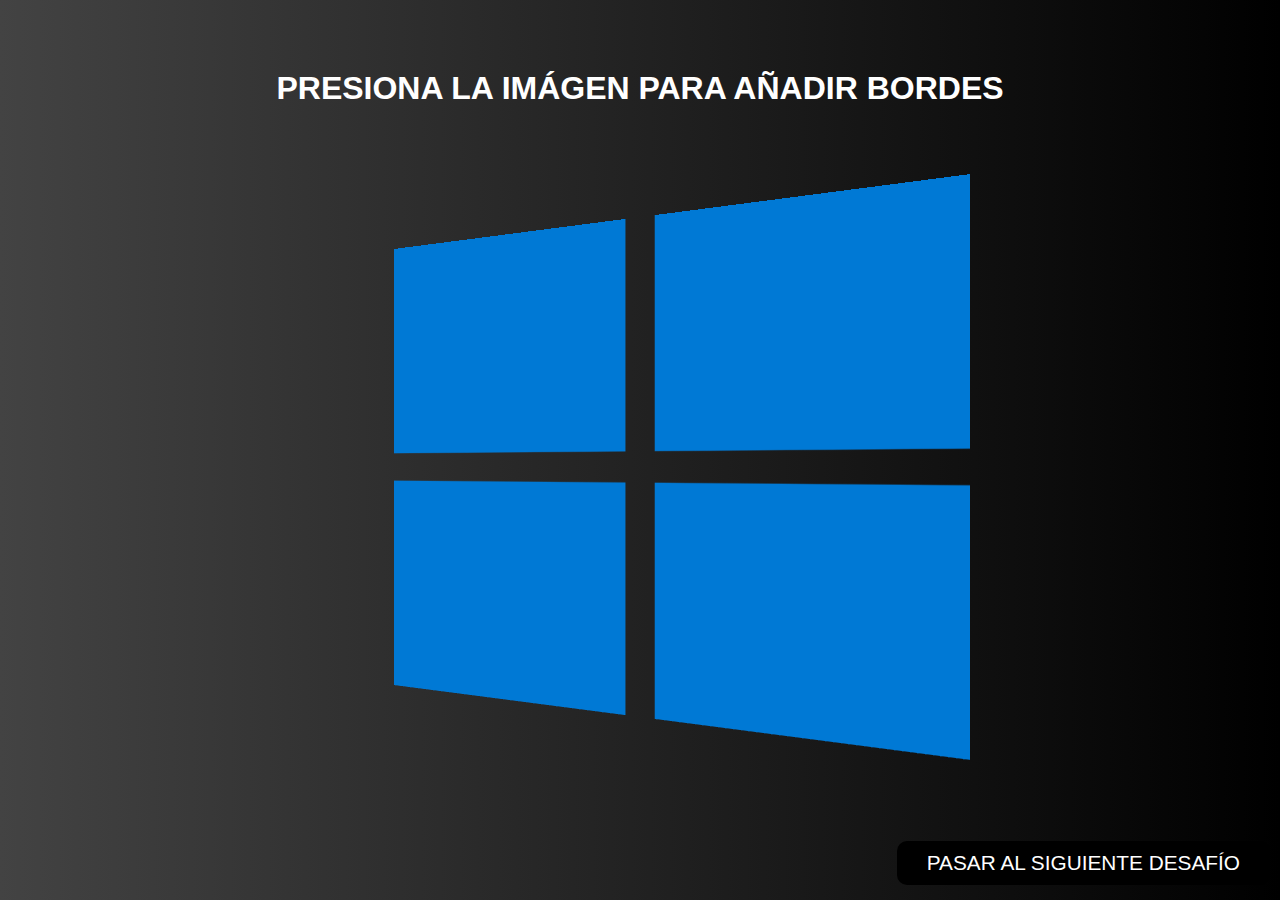
<file: index.html>
<!DOCTYPE html>
<html lang="en">

<head>
    <meta charset="UTF-8">
    <meta name="viewport" content="width=device-width, initial-scale=1.0">
    <title>Imágen</title>
    <link rel="stylesheet" href="./assets/css/styles.css">
</head>

<body>
    <div class="container__imagen__body">
        <section class="container__imagen">
            <h1 class="title">Presiona la imágen para añadir bordes</h1>
            <img onclick="
        imagen= document.getElementById('img')
        if(imagen.style.border){
            imagen.style.border=''
            title= document.querySelector('.title').innerHTML='Presiona la imágen para añadir bordes'
        }
        else{
            imagen.style.border='1px solid red'
            title= document.querySelector('.title').innerHTML='Presiona nuevamente para quitar bordes'
        }
       " src="./assets/images/Windows_logo_-_2012.png" alt="imagen-paisaje" id="img" class="container__img">
        </section>
        <a class="boton__desafío" href="stickers.html">Pasar al siguiente desafío</a>
    </div>
</body>

</html>
</file>
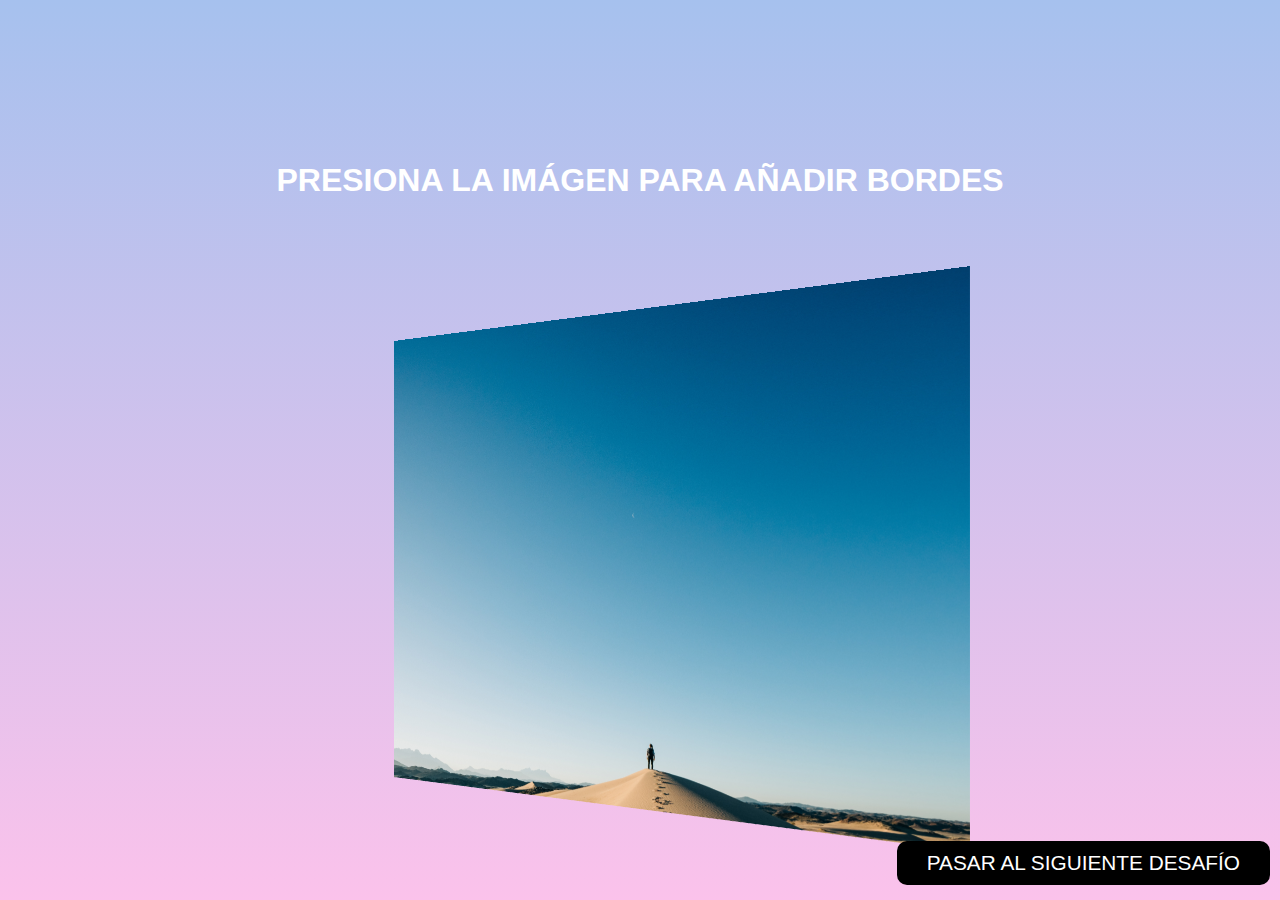
<file: imagen.html>
<!DOCTYPE html>
<html lang="en">

<head>
    <meta charset="UTF-8">
    <meta name="viewport" content="width=device-width, initial-scale=1.0">
    <title>Imágen</title>
    <link rel="stylesheet" href="./assets/css/styles.css">
</head>

<body>
    <section class="container__imagen">
        <h1 class="title">Presiona la imágen para añadir bordes</h1>
        <img onclick="
        a= document.querySelector('#img').style.border='1px solid red';  
        if(a=='1px solid red'){
            a.style.border='none';
        }      
       " src="./assets/images/neom-gVDUuJaG_wM-unsplash.jpg" alt="imagen-paisaje" id="img" class="container__img">
    </section>
    <a class="boton__desafío" href="stickers.html">Pasar al siguiente desafío</a>
</body>

</html>
</file>
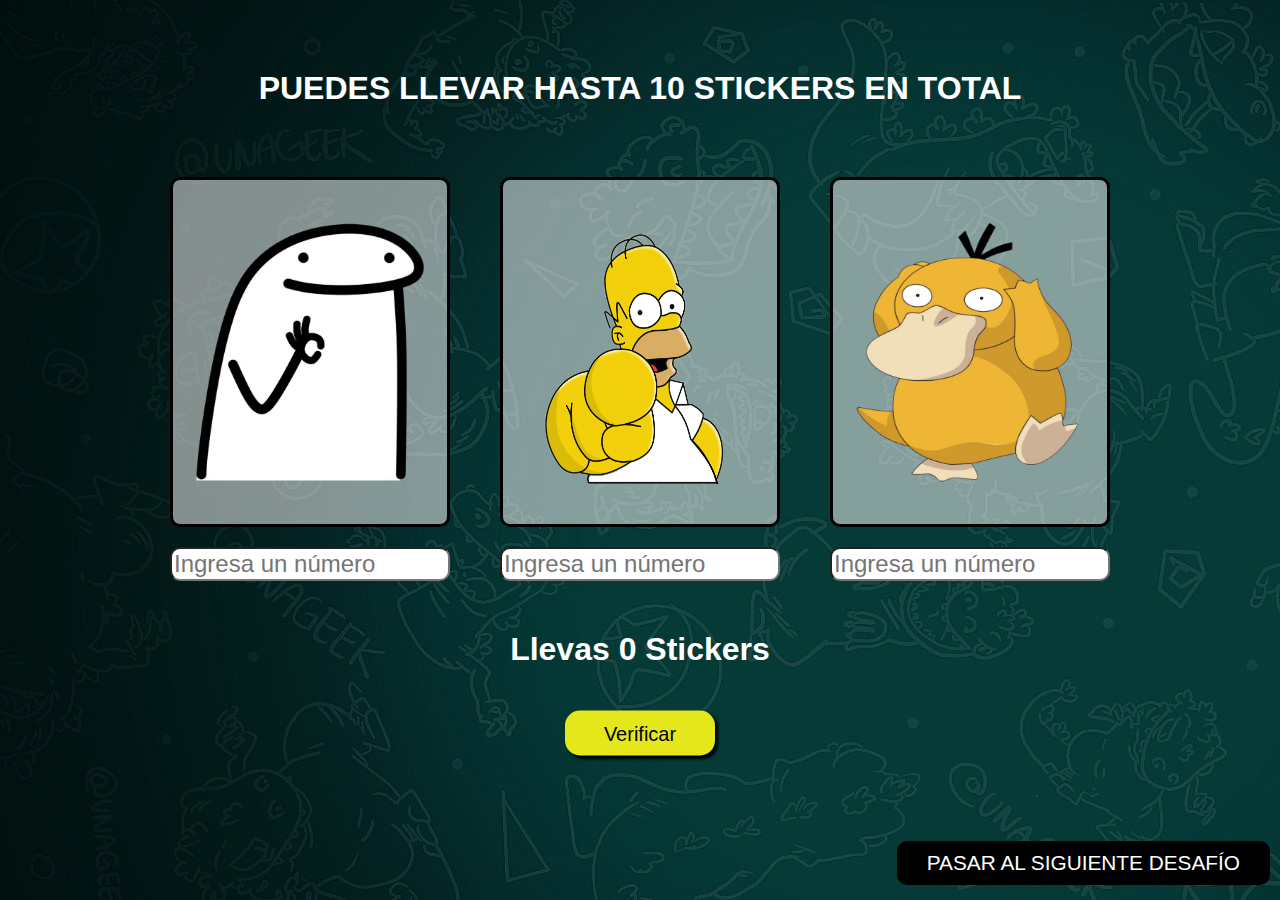
<file: stickers.html>
<!DOCTYPE html>
<html lang="en">

<head>
    <meta charset="UTF-8">
    <meta name="viewport" content="width=device-width, initial-scale=1.0">
    <title>Stickers</title>
    <link rel="stylesheet" href="./assets/css/styles.css">
</head>

<body>
    <section class="container__stickers__body">
        <h1 class="title">Puedes llevar hasta 10 stickers en total</h1>
        <div class="stickers__container">
            <div class="stickers">
                <img src="./assets/images/florki2.png" alt="" class="sticker">
                <input type="number" min="0" id="input-1" class="input" placeholder="Ingresa un número">
            </div>
            <div class="stickers">
                <img src="./assets/images/homero-transformed.png" alt="" class="sticker">
                <input type="number" min="0" id="input-2" class="input" placeholder="Ingresa un número">
            </div>
            <div class="stickers">
                <img src="./assets/images/psydock.png" alt="" class="sticker">
                <input type="number" min="0" id="input-3" class="input" placeholder="Ingresa un número">
            </div>
        </div>
        <h1 class="verificar">Llevas 0 Stickers</h1>
        <button class="btn" onclick="
        input_1 =document.querySelector('#input-1').value;
        input_2 =document.querySelector('#input-2').value;
        input_3 =document.querySelector('#input-3').value
        verificar = document.querySelector('.verificar');
        calculo= Number(input_1) + Number(input_2) + Number(input_3);
        if (calculo <= 10){
            verificar.innerHTML='Llevas '+ calculo +' Stickers';
        }
        else{
            verificar.innerHTML='Llevas demasiados Stickers';
        }
        ">Verificar</button>
    </section>
    <a class="boton__desafío" href="password.html">Pasar al siguiente desafío</a>
</body>

</html>
</file>
<file: assets/css/styles.css>
* {
  margin: 0;
  box-sizing: border-box;
}
body {
  font-family: sans-serif;
  width: 100%;
  height: 100vh;
  background-image: linear-gradient(to top, #fbc2eb 0%, #a6c1ee 100%);
  display: flex;
  align-items: center;
  justify-content: center;
}
.container__imagen__body {
  height: 100vh;
  width: 100%;
  background-image: linear-gradient(to right, #434343 0%, black 100%);
}
.container__imagen {
  display: flex;
  flex-direction: column;
  align-items: center;
}
.container__img {
  width: 100%;
  max-width: 600px;
  height: 500px;
  object-fit: cover;
  cursor: pointer;
  transform: perspective(700px) rotateY(-20deg);
  margin-top: 40px;
}
.title {
  margin: 70px 0;
  text-transform: uppercase;
  font-size: 2rem;
  text-align: center;
  color: white;
}
.container__stickers__body {
  width: 100%;
  background: url(../images/fondo.jpg);
  height: 100vh;
}
.stickers__container {
  display: flex;
  align-items: center;
  justify-content: center;
  gap: 50px;
}
.stickers {
  display: flex;
  flex-direction: column;
  justify-content: center;
  align-items: center;
  gap: 20px;
}
.sticker {
  width: 280px;
  height: 350px;
  border: 3px solid black;
  padding: 40px 20px;
  border-radius: 10px;
  background: rgba(255, 255, 255, 0.514);
}
.verificar {
  text-align: center;
  margin-top: 50px;
  color: white;
}
.btn {
  display: flex;
  margin: 50px auto;
  transform: scale(1.5);
  background-color: rgb(228, 231, 26);
  border: none;
  width: 100px;
  height: 30px;
  cursor: pointer;
  align-items: center;
  justify-content: center;
  border-radius: 10px;
  box-shadow: 2px 2px 2px black;
}
.btn:hover {
  filter: brightness(105%);
}

input[type="number"] {
  font-size: 1.5rem;
  border-radius: 10px;
  width: 280px;
  padding-left: 0 10px;
}
.container__password__body {
  background-image: url(../images/neom-r4ZSR0cKJw8-unsplash.jpg);
  width: 100%;
  height: 100%;
  background-position: center;
  background-size: cover;
  display: flex;
  align-items: center;
  justify-content: center;
}
.container__password {
  display: flex;
  flex-direction: column;
  justify-content: center;
  align-items: center;
  gap: 3rem;
  border: 2px solid rgba(0, 0, 0, 0.692);
  width: max-content;
  margin: 0 auto;
  padding: 120px 80px;
  background-color: rgba(112, 112, 112, 0.473);
  border-radius: 20px;
  box-shadow: 2px 2px 2px black;
  color: #eeecec;
}
.container__password__title {
  font-size: 2rem;
}
.select {
  font-size: 2rem;
  width: 60px;
  border-radius: 5px;
}
.btn__2 {
  font-size: 1.5rem;
  cursor: pointer;
  padding: 5px 40px;
  border-radius: 5px;
  border: none;
  font-weight: bold;
}

.boton__desafío {
  color: white;
  background-color: black;
  text-decoration: none;
  text-transform: uppercase;
  padding: 10px 30px;
  border-radius: 10px;
  font-size: 1.3rem;
  position: absolute;
  bottom: 15px;
  right: 10px;
}
.boton__desafío:hover {
  opacity: 90%;
}
</file>
